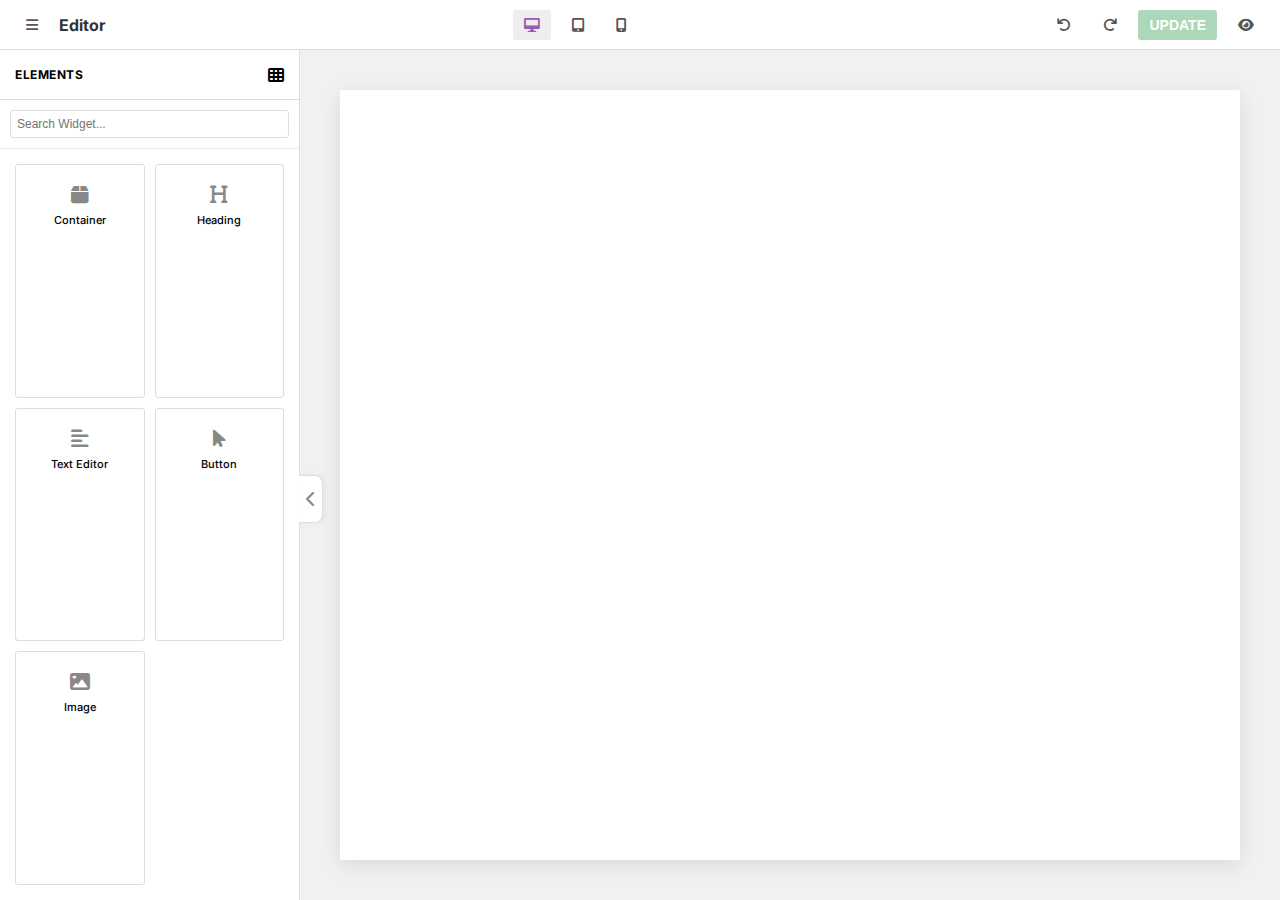
<file: builder.html>
<!DOCTYPE html>
<html lang="en">

<head>
    <meta charset="UTF-8">
    <meta name="viewport" content="width=device-width, initial-scale=1.0">
    <title>SiteBuilder - Editor</title>
    <link href="https://cdnjs.cloudflare.com/ajax/libs/font-awesome/6.0.0/css/all.min.css" rel="stylesheet">
    <link href="https://fonts.googleapis.com/css2?family=Inter:wght@300;400;500;600;700&display=swap" rel="stylesheet">

    <!-- 
      ========================================
      FILE: /scripts/pages.js (Storage System)
      ======================================== 
    -->
    <script>
        const DB_KEY = 'sitebuilder_pages'; const Pages = { getAll: () => { const e = localStorage.getItem("sitebuilder_pages"); return e ? JSON.parse(e) : [] }, getById: e => { const t = Pages.getAll(); return t.find((t => t.id === e)) || null }, update: (e, t) => { const a = Pages.getAll(), s = a.findIndex((t => t.id === e)); return -1 !== s && (a[s] = { ...a[s], ...t, lastModified: (new Date).toLocaleString() }, localStorage.setItem("sitebuilder_pages", JSON.stringify(a)), !0) } }; window.Pages = Pages;
    </script>

    <!-- 
      ========================================
      FILE: /styles/builder.css
      ======================================== 
    -->
    <style>
        :root {
            --sidebar-width: 300px;
            --topbar-height: 50px;
            --accent: #9b59b6;
            /* Elementor Pink/Purple */
            --accent-hover: #8e44ad;
            --bg-canvas: #f1f1f1;
            --bg-panel: #ffffff;
            --text-main: #333;
            --border-color: #ddd;
            --handle-color: #9b59b6;
        }

        * {
            margin: 0;
            padding: 0;
            box-sizing: border-box;
        }

        body {
            font-family: 'Inter', sans-serif;
            height: 100vh;
            display: flex;
            flex-direction: column;
            overflow: hidden;
            background: var(--bg-canvas);
        }

        /* --- UI: Top Bar --- */
        #top-bar {
            height: var(--topbar-height);
            background: #fff;
            border-bottom: 1px solid var(--border-color);
            display: flex;
            justify-content: space-between;
            align-items: center;
            padding: 0 15px;
            z-index: 100;
        }

        .bar-group {
            display: flex;
            gap: 10px;
            align-items: center;
        }

        .btn-tool {
            background: transparent;
            border: 1px solid transparent;
            padding: 6px 10px;
            cursor: pointer;
            color: #555;
            border-radius: 3px;
            font-size: 14px;
            transition: 0.2s;
        }

        .btn-tool:hover {
            background: #f5f5f5;
            color: #000;
        }

        .btn-tool.active {
            background: #eee;
            color: var(--accent);
        }

        .btn-save {
            background: #5db075;
            color: white;
            font-weight: 600;
            opacity: 0.5;
            pointer-events: none;
        }

        .btn-save.active {
            opacity: 1;
            pointer-events: auto;
        }

        /* --- UI: Layout --- */
        #editor-layout {
            display: flex;
            height: calc(100vh - var(--topbar-height));
        }

        /* --- UI: Sidebar (Left) --- */
        #sidebar {
            width: var(--sidebar-width);
            background: var(--bg-panel);
            border-right: 1px solid var(--border-color);
            display: flex;
            flex-direction: column;
            flex-shrink: 0;
            transition: margin-left 0.3s ease;
            position: relative;
            z-index: 90;
        }

        #sidebar.collapsed {
            margin-left: calc(var(--sidebar-width) * -1);
        }

        /* Sidebar Header */
        .sidebar-header {
            height: 50px;
            border-bottom: 1px solid var(--border-color);
            display: flex;
            justify-content: space-between;
            align-items: center;
            padding: 0 15px;
            background: #fff;
        }

        .header-title {
            font-weight: 700;
            text-transform: uppercase;
            font-size: 12px;
            letter-spacing: 0.5px;
        }

        /* Sidebar Toggle */
        .sidebar-toggle {
            position: absolute;
            top: 50%;
            right: -24px;
            width: 24px;
            height: 48px;
            background: #fff;
            border: 1px solid var(--border-color);
            border-left: none;
            border-radius: 0 8px 8px 0;
            cursor: pointer;
            display: flex;
            align-items: center;
            justify-content: center;
            color: #888;
            box-shadow: 2px 0 5px rgba(0, 0, 0, 0.05);
            z-index: 91;
        }

        /* Widget Grid (Library) */
        #widget-library {
            padding: 15px;
            display: grid;
            grid-template-columns: 1fr 1fr;
            gap: 10px;
            overflow-y: auto;
            flex: 1;
        }

        .widget-card {
            background: #fff;
            border: 1px solid var(--border-color);
            border-radius: 3px;
            padding: 20px 10px;
            text-align: center;
            cursor: grab;
            transition: all 0.2s;
            display: flex;
            flex-direction: column;
            align-items: center;
        }

        .widget-card:hover {
            border-color: var(--accent);
            box-shadow: 0 2px 8px rgba(0, 0, 0, 0.1);
            color: var(--accent);
            transform: translateY(-2px);
        }

        .widget-card i {
            font-size: 20px;
            margin-bottom: 8px;
            color: #888;
        }

        .widget-card:hover i {
            color: var(--accent);
        }

        .widget-card span {
            font-size: 11px;
            font-weight: 500;
        }

        /* Inspector (Settings) */
        #inspector {
            display: none;
            flex-direction: column;
            height: 100%;
            flex: 1;
        }

        #inspector.active {
            display: flex;
        }

        .inspector-tabs {
            display: flex;
            border-bottom: 1px solid var(--border-color);
            background: #fff;
        }

        .tab-btn {
            flex: 1;
            padding: 12px;
            cursor: pointer;
            text-align: center;
            font-size: 12px;
            font-weight: 600;
            color: #666;
            border-bottom: 2px solid transparent;
        }

        .tab-btn.active {
            color: var(--accent);
            border-bottom-color: var(--accent);
        }

        .inspector-content {
            flex: 1;
            overflow-y: auto;
            background: #fff;
        }

        /* Accordions & Controls */
        .control-section {
            border-bottom: 1px solid #f0f0f0;
        }

        .control-head {
            padding: 12px 15px;
            cursor: pointer;
            font-weight: 600;
            font-size: 12px;
            display: flex;
            justify-content: space-between;
            background: #fff;
        }

        .control-head:hover {
            background: #f9f9f9;
        }

        .control-body {
            padding: 15px;
            display: none;
        }

        .control-section.open .control-body {
            display: block;
        }

        .control-group {
            margin-bottom: 12px;
        }

        .control-label {
            display: block;
            font-size: 11px;
            color: #777;
            margin-bottom: 5px;
            font-weight: 600;
        }

        .control-input {
            width: 100%;
            padding: 6px;
            border: 1px solid #ddd;
            border-radius: 3px;
            font-size: 12px;
        }

        .control-input:focus {
            border-color: var(--accent);
            outline: none;
        }

        /* --- UI: Canvas --- */
        #canvas-wrapper {
            flex: 1;
            background: var(--bg-canvas);
            display: flex;
            justify-content: center;
            overflow-y: auto;
            padding: 40px;
        }

        #canvas {
            background: white;
            min-height: 85vh;
            width: 100%;
            max-width: 1140px;
            box-shadow: 0 5px 20px rgba(0, 0, 0, 0.1);
            position: relative;
            padding-bottom: 100px;
            transition: width 0.3s ease;
        }

        #canvas.tablet {
            width: 768px;
        }

        #canvas.mobile {
            width: 360px;
        }

        /* --- Drag & Drop Visuals --- */
        .drop-target {
            outline: 2px dashed var(--accent);
            outline-offset: -2px;
            background: rgba(155, 89, 182, 0.05);
        }

        .drop-placeholder {
            height: 4px;
            background: var(--accent);
            margin: 5px 0;
            border-radius: 2px;
            pointer-events: none;
        }

        /* --- Widgets on Canvas --- */
        .ce-widget {
            position: relative;
            border: 1px solid transparent;
            min-height: 20px;
            transition: all 0.2s;
        }

        .ce-widget:hover {
            border: 1px dashed var(--accent);
        }

        .ce-widget.selected {
            border: 1px solid var(--accent);
            z-index: 10;
        }

        /* Container specific */
        .ce-container {
            min-height: 50px;
            padding: 10px;
            display: flex;
            flex-direction: column;
        }

        .ce-container.empty::after {
            content: 'Drop widgets here';
            display: block;
            text-align: center;
            padding: 20px;
            color: #ccc;
            border: 1px dashed #ddd;
            border-radius: 4px;
            font-size: 12px;
        }

        /* Widget Handles */
        .widget-handle {
            position: absolute;
            top: -22px;
            left: -1px;
            background: var(--accent);
            color: white;
            height: 22px;
            padding: 0 8px;
            font-size: 11px;
            display: none;
            align-items: center;
            border-radius: 3px 3px 0 0;
            cursor: grab;
            z-index: 20;
        }

        .ce-widget:hover .widget-handle,
        .ce-widget.selected .widget-handle {
            display: flex;
        }

        .widget-tools {
            position: absolute;
            top: -22px;
            right: -1px;
            background: var(--accent);
            color: white;
            height: 22px;
            display: none;
            align-items: center;
            border-radius: 3px 3px 0 0;
            z-index: 20;
        }

        .ce-widget:hover .widget-tools,
        .ce-widget.selected .widget-tools {
            display: flex;
        }

        .tool-btn {
            width: 24px;
            height: 100%;
            display: flex;
            align-items: center;
            justify-content: center;
            cursor: pointer;
            border-left: 1px solid rgba(255, 255, 255, 0.2);
        }

        .tool-btn:hover {
            background: rgba(0, 0, 0, 0.1);
        }

        .tool-btn.delete:hover {
            background: #e74c3c;
        }

        /* Inline Editing */
        [contenteditable]:focus {
            outline: 2px solid var(--accent);
        }

        [contenteditable]:empty:before {
            content: 'Type here...';
            color: #ccc;
        }
    </style>
</head>

<body>

    <!-- Top Toolbar -->
    <header id="top-bar">
        <div class="bar-group">
            <button class="btn-tool" onclick="window.location.href='dashboard.html'"><i
                    class="fas fa-bars"></i></button>
            <div style="font-weight:700; color:#333;">Editor</div>
        </div>
        <div class="bar-group">
            <button class="btn-tool active" onclick="setDevice('desktop')"><i class="fas fa-desktop"></i></button>
            <button class="btn-tool" onclick="setDevice('tablet')"><i class="fas fa-tablet-alt"></i></button>
            <button class="btn-tool" onclick="setDevice('mobile')"><i class="fas fa-mobile-alt"></i></button>
        </div>
        <div class="bar-group">
            <button class="btn-tool" onclick="undo()"><i class="fas fa-undo"></i></button>
            <button class="btn-tool" onclick="redo()"><i class="fas fa-redo"></i></button>
            <button class="btn-tool btn-save" id="btn-save" onclick="savePage()">UPDATE</button>
            <button class="btn-tool" onclick="previewPage()"><i class="fas fa-eye"></i></button>
        </div>
    </header>

    <!-- Main Layout -->
    <div id="editor-layout">

        <!-- Sidebar -->
        <aside id="sidebar">
            <div class="sidebar-toggle" onclick="toggleSidebar()"><i class="fas fa-chevron-left"></i></div>

            <!-- Library View -->
            <div id="sidebar-library" style="display:flex; flex-direction:column; height:100%;">
                <div class="sidebar-header">
                    <span class="header-title">Elements</span>
                    <i class="fas fa-th"></i>
                </div>
                <div style="padding:10px; border-bottom:1px solid #eee;">
                    <input type="text" placeholder="Search Widget..." class="control-input"
                        onkeyup="filterWidgets(this.value)">
                </div>
                <div id="widget-library"></div>
            </div>

            <!-- Inspector View -->
            <div id="inspector">
                <div class="sidebar-header" style="background:#f9f9f9;">
                    <span class="header-title" id="inspector-title">Edit Heading</span>
                    <button class="btn-tool" onclick="showLibrary()"><i class="fas fa-th"></i></button>
                </div>
                <div class="inspector-tabs">
                    <div class="tab-btn active" onclick="switchTab('content')">Content</div>
                    <div class="tab-btn" onclick="switchTab('style')">Style</div>
                    <div class="tab-btn" onclick="switchTab('advanced')">Advanced</div>
                </div>
                <div id="inspector-content" class="inspector-content"></div>
            </div>
        </aside>

        <!-- Canvas Area -->
        <main id="canvas-wrapper" onclick="deselectAll(event)">
            <div id="canvas"></div>
        </main>

    </div>

    <!-- 
      ========================================
      FILE: /scripts/builder.js
      ======================================== 
    -->
    <script>
        /**
         * CORE BUILDER ENGINE
         * Handles Page Data, Widget Registry, Rendering, and Events
         */

        const AppState = {
            pageId: null,
            pageData: { widgets: [], settings: {} }, // Root data structure
            selectedWidgetId: null,
            draggedWidgetType: null,
            draggedWidgetId: null,
            history: [],
            historyIndex: -1,
            hasChanges: false
        };

        // --- 1. PLUGIN SYSTEM & REGISTRY ---
        const SiteBuilder = {
            widgets: {},
            controls: {},
            hooks: {},

            registerWidget: (type, def) => {
                SiteBuilder.widgets[type] = def;
                renderLibrary(); // Refresh UI
            },

            registerControl: (type, renderer) => {
                SiteBuilder.controls[type] = renderer;
            },

            // Create a fresh widget instance
            createWidgetData: (type) => {
                const def = SiteBuilder.widgets[type];
                return {
                    id: 'w_' + Date.now() + Math.random().toString(36).substr(2, 5),
                    type: type,
                    content: JSON.parse(JSON.stringify(def.defaultContent || {})),
                    settings: {
                        style: JSON.parse(JSON.stringify(def.defaultStyle || {})),
                        advanced: { margin: '0px', padding: '0px', classes: '' }
                    },
                    children: [] // For containers
                };
            }
        };

        // --- 2. DEFAULT WIDGET DEFINITIONS ---

        // Container
        SiteBuilder.registerWidget('container', {
            label: 'Container', icon: 'fa-box',
            defaultContent: {},
            defaultStyle: {
                display: 'flex', flexDirection: 'column', gap: '10px',
                backgroundColor: 'transparent', minHeight: '100px', padding: '20px'
            },
            render: (w) => `<div class="ce-container ${w.children.length === 0 ? 'empty' : ''}" style="${generateStyleString(w)}"></div>`,
            inspector: {
                content: [], // Containers usually structure only
                style: [
                    { label: 'Direction', key: 'flexDirection', type: 'select', options: ['column', 'row'] },
                    { label: 'Gap', key: 'gap', type: 'text' },
                    { label: 'Background', key: 'backgroundColor', type: 'color' },
                    { label: 'Min Height', key: 'minHeight', type: 'text' }
                ]
            }
        });

        // Heading
        SiteBuilder.registerWidget('heading', {
            label: 'Heading', icon: 'fa-heading',
            defaultContent: { text: 'Add Your Heading Here', tag: 'h2' },
            defaultStyle: { color: '#333', textAlign: 'left', fontSize: '32px' },
            render: (w) => `<${w.content.tag} style="${generateStyleString(w)}">${w.content.text}</${w.content.tag}>`,
            editable: true, // Contenteditable enabled
            inspector: {
                content: [
                    { label: 'Title', key: 'text', type: 'textarea' },
                    { label: 'HTML Tag', key: 'tag', type: 'select', options: ['h1', 'h2', 'h3', 'h4', 'div'] }
                ],
                style: [
                    { label: 'Text Color', key: 'color', type: 'color' },
                    { label: 'Alignment', key: 'textAlign', type: 'select', options: ['left', 'center', 'right'] },
                    { label: 'Typography Size', key: 'fontSize', type: 'text' }
                ]
            }
        });

        // Text Editor
        SiteBuilder.registerWidget('text', {
            label: 'Text Editor', icon: 'fa-align-left',
            defaultContent: { text: 'Lorem ipsum dolor sit amet, consectetur adipiscing elit. Ut elit tellus, luctus nec ullamcorper mattis, pulvinar dapibus leo.' },
            defaultStyle: { color: '#666', textAlign: 'left', fontSize: '16px', lineHeight: '1.6' },
            render: (w) => `<div style="${generateStyleString(w)}">${w.content.text}</div>`,
            editable: true,
            inspector: {
                content: [{ label: 'Content', key: 'text', type: 'textarea' }],
                style: [
                    { label: 'Color', key: 'color', type: 'color' },
                    { label: 'Font Size', key: 'fontSize', type: 'text' }
                ]
            }
        });

        // Button
        SiteBuilder.registerWidget('button', {
            label: 'Button', icon: 'fa-mouse-pointer',
            defaultContent: { text: 'Click Here', link: '#' },
            defaultStyle: { backgroundColor: '#61ce70', color: '#fff', borderRadius: '4px', padding: '12px 24px', display: 'inline-block' },
            render: (w) => `<div style="text-align:${w.settings.style.textAlign || 'left'}"><a href="${w.content.link}" style="${generateStyleString(w)} text-decoration:none;">${w.content.text}</a></div>`,
            inspector: {
                content: [
                    { label: 'Text', key: 'text', type: 'text' },
                    { label: 'Link', key: 'link', type: 'text' }
                ],
                style: [
                    { label: 'Alignment', key: 'textAlign', type: 'select', options: ['left', 'center', 'right'] },
                    { label: 'Background', key: 'backgroundColor', type: 'color' },
                    { label: 'Text Color', key: 'color', type: 'color' },
                    { label: 'Border Radius', key: 'borderRadius', type: 'text' }
                ]
            }
        });

        // Image
        SiteBuilder.registerWidget('image', {
            label: 'Image', icon: 'fa-image',
            defaultContent: { src: 'https://via.placeholder.com/800x400' },
            defaultStyle: { width: '100%', borderRadius: '0px' },
            render: (w) => `<img src="${w.content.src}" style="${generateStyleString(w)} display:block; height:auto;">`,
            inspector: {
                content: [{ label: 'Image URL', key: 'src', type: 'text' }],
                style: [
                    { label: 'Width', key: 'width', type: 'text' },
                    { label: 'Border Radius', key: 'borderRadius', type: 'text' }
                ]
            }
        });

        // --- 3. HELPER FUNCTIONS ---
        function generateStyleString(widget) {
            const s = widget.settings.style;
            const a = widget.settings.advanced;
            let str = '';
            for (const [k, v] of Object.entries(s)) {
                // Convert camelCase to kebab-case
                const cssKey = k.replace(/([a-z0-9])([A-Z])/g, '$1-$2').toLowerCase();
                str += `${cssKey}:${v}; `;
            }
            // Add Advanced styles
            if (a.margin) str += `margin:${a.margin}; `;
            if (a.padding) str += `padding:${a.padding}; `;
            return str;
        }

        // --- 4. INITIALIZATION ---
        document.addEventListener('DOMContentLoaded', () => {
            const params = new URLSearchParams(window.location.search);
            AppState.pageId = params.get('page');

            initSidebar();

            if (AppState.pageId) {
                const dbData = Pages.getById(AppState.pageId);
                if (dbData) {
                    // Merge saved widgets or default to empty
                    AppState.pageData.widgets = dbData.widgets || [];
                    renderPage();
                    saveHistoryState(); // Initial state
                }
            }
        });

        function initSidebar() {
            renderLibrary();
        }

        function renderLibrary() {
            const grid = document.getElementById('widget-library');
            grid.innerHTML = '';

            Object.keys(SiteBuilder.widgets).forEach(type => {
                const def = SiteBuilder.widgets[type];
                const card = document.createElement('div');
                card.className = 'widget-card';
                card.draggable = true;
                card.innerHTML = `<i class="fas ${def.icon}"></i><span>${def.label}</span>`;

                card.ondragstart = (e) => {
                    AppState.draggedWidgetType = type;
                    AppState.draggedWidgetId = null; // New widget
                    e.dataTransfer.effectAllowed = 'copy';
                };

                // Click to add to bottom
                card.onclick = () => {
                    const newW = SiteBuilder.createWidgetData(type);
                    AppState.pageData.widgets.push(newW);
                    updateCanvas();
                };

                grid.appendChild(card);
            });
        }

        // --- 5. RENDER ENGINE (RECURSIVE) ---
        function renderPage() {
            const canvas = document.getElementById('canvas');
            canvas.innerHTML = ''; // Clear

            // Render Root Widgets
            AppState.pageData.widgets.forEach((widget, index) => {
                const node = createWidgetNode(widget, AppState.pageData.widgets, index);
                canvas.appendChild(node);
            });
        }

        function createWidgetNode(widget, parentArray, index) {
            const def = SiteBuilder.widgets[widget.type];
            if (!def) return document.createElement('div');

            // 1. Create Wrapper
            const wrapper = document.createElement('div');
            wrapper.className = `ce-widget ${AppState.selectedWidgetId === widget.id ? 'selected' : ''}`;
            wrapper.id = widget.id;
            wrapper.draggable = true;
            if (widget.settings.advanced.classes) wrapper.className += ' ' + widget.settings.advanced.classes;

            // 2. Render HTML Content
            const innerHTML = def.render(widget);
            wrapper.innerHTML = innerHTML;

            // 3. Recursive Children (For Containers)
            if (widget.children) {
                // Find the container element inside the rendered HTML (usually it IS the rendered HTML, but safer to query)
                // If the render function returns a single div, we append children to it.
                const containerNode = wrapper.firstElementChild;
                if (containerNode) {
                    widget.children.forEach((child, childIndex) => {
                        const childNode = createWidgetNode(child, widget.children, childIndex);
                        containerNode.appendChild(childNode);
                    });
                }
            }

            // 4. Attach Handles/Tools
            const handle = document.createElement('div');
            handle.className = 'widget-handle';
            handle.innerHTML = `<i class="fas ${def.icon}" style="margin-right:5px;"></i> ${def.label}`;
            wrapper.appendChild(handle);

            const tools = document.createElement('div');
            tools.className = 'widget-tools';
            tools.innerHTML = `
                <div class="tool-btn" title="Duplicate" onclick="duplicateWidget('${widget.id}')"><i class="fas fa-copy"></i></div>
                <div class="tool-btn delete" title="Delete" onclick="deleteWidget('${widget.id}')"><i class="fas fa-times"></i></div>
            `;
            wrapper.appendChild(tools);

            // 5. Events
            wrapper.onclick = (e) => {
                e.stopPropagation();
                selectWidget(widget.id);
            };

            // Inline Editing
            if (def.editable) {
                // Find the actual text element (h2, p, div)
                const contentEl = wrapper.querySelector('[contenteditable]') || wrapper.firstElementChild;
                if (contentEl) {
                    contentEl.contentEditable = "true";
                    contentEl.addEventListener('input', (e) => {
                        widget.content.text = contentEl.innerText; // Sync model
                        markChange();
                    });
                    // Prevent drag start on text edit
                    contentEl.onclick = (e) => e.stopPropagation();
                }
            }

            // Drag Events (Wrapper)
            wrapper.ondragstart = (e) => {
                e.stopPropagation();
                AppState.draggedWidgetId = widget.id;
                AppState.draggedWidgetType = null;
                e.dataTransfer.effectAllowed = 'move';
                wrapper.classList.add('dragging');
            };
            wrapper.ondragend = (e) => {
                wrapper.classList.remove('dragging');
                document.querySelectorAll('.drop-placeholder').forEach(el => el.remove());
            };

            // Drop Target Logic
            wrapper.ondragover = handleDragOver;
            wrapper.ondrop = (e) => handleDrop(e, widget); // Pass target widget (container)

            return wrapper;
        }

        // --- 6. DRAG AND DROP LOGIC ---
        function handleDragOver(e) {
            e.preventDefault();
            e.stopPropagation();
            // Show indicator logic could go here (complex for single file, skipping visual line for now)
        }

        function handleDrop(e, targetParentWidget) {
            e.preventDefault();
            e.stopPropagation();

            const type = AppState.draggedWidgetType;
            const moveId = AppState.draggedWidgetId;

            // 1. Determine Target Array
            // If dropped on a container, push to its children. 
            // If dropped on Canvas (handled by main drop), push to pageData.widgets
            // This handler is for WIDGETS acting as drop targets (Nested)

            // Only Containers accept drop inside
            if (targetParentWidget && SiteBuilder.widgets[targetParentWidget.type].label !== 'Container') {
                // If dropping on a non-container, usually we want to drop AFTER it in the parent
                // For simplicity in this version: Only drop INSIDE containers allowed via UI
                return;
            }

            const targetArray = targetParentWidget ? targetParentWidget.children : AppState.pageData.widgets;

            if (type) {
                // ADD NEW
                const newW = SiteBuilder.createWidgetData(type);
                targetArray.push(newW);
            } else if (moveId) {
                // MOVE EXISTING
                // 1. Find and remove from old location
                const { widget, parentArr } = findWidgetById(moveId, AppState.pageData.widgets);
                if (!widget) return;

                // Prevent dropping into self
                if (widget.id === targetParentWidget?.id) return;

                const idx = parentArr.indexOf(widget);
                parentArr.splice(idx, 1);

                // 2. Add to new location
                targetArray.push(widget);
            }

            updateCanvas();
        }

        // Canvas Background Drop (Root Level)
        document.getElementById('canvas').ondragover = (e) => e.preventDefault();
        document.getElementById('canvas').ondrop = (e) => {
            e.preventDefault();
            // Only handle if not stopped by inner elements
            if (e.target.id !== 'canvas') return;
            handleDrop(e, null); // Null means root
        };

        // --- 7. STATE MANAGEMENT HELPERS ---
        function findWidgetById(id, list) {
            for (let i = 0; i < list.length; i++) {
                if (list[i].id === id) return { widget: list[i], parentArr: list };
                if (list[i].children && list[i].children.length > 0) {
                    const found = findWidgetById(id, list[i].children);
                    if (found) return found;
                }
            }
            return null;
        }

        function updateCanvas() {
            renderPage();
            markChange();
        }

        function markChange() {
            AppState.hasChanges = true;
            document.getElementById('btn-save').classList.add('active');
            // Debounce history push?
        }

        // --- 8. INSPECTOR PANEL ---
        function selectWidget(id) {
            AppState.selectedWidgetId = id;
            renderPage(); // Refresh selection borders

            const { widget } = findWidgetById(id, AppState.pageData.widgets);
            if (!widget) return;

            // Switch to Inspector View
            document.getElementById('sidebar-library').style.display = 'none';
            document.getElementById('inspector').classList.add('active');
            document.getElementById('inspector-title').textContent = 'Edit ' + SiteBuilder.widgets[widget.type].label;

            // Render Controls
            window.activeWidget = widget; // Global ref for controls
            switchTab('content');
        }

        function showLibrary() {
            AppState.selectedWidgetId = null;
            renderPage();
            document.getElementById('inspector').classList.remove('active');
            document.getElementById('sidebar-library').style.display = 'flex';
        }

        function switchTab(tab) {
            // UI
            document.querySelectorAll('.tab-btn').forEach(b => b.classList.remove('active'));
            event.target.classList.add('active');

            const container = document.getElementById('inspector-content');
            container.innerHTML = '';

            const def = SiteBuilder.widgets[window.activeWidget.type];
            let controls = [];

            if (tab === 'advanced') {
                // Global Advanced Controls
                controls = [
                    { label: 'Margin (e.g. 10px 20px)', key: 'margin', type: 'text', section: 'advanced' },
                    { label: 'Padding', key: 'padding', type: 'text', section: 'advanced' },
                    { label: 'CSS Classes', key: 'classes', type: 'text', section: 'advanced' }
                ];
            } else {
                controls = def.inspector[tab] || [];
            }

            if (controls.length === 0) {
                container.innerHTML = '<div style="padding:20px;text-align:center;color:#999;">No options available</div>';
                return;
            }

            // Grouping? For now just flat list
            const section = document.createElement('div');
            section.className = 'control-section open';
            section.innerHTML = `<div class="control-head">Settings</div><div class="control-body"></div>`;
            const body = section.querySelector('.control-body');

            controls.forEach(ctrl => {
                const wrapper = document.createElement('div');
                wrapper.className = 'control-group';
                wrapper.innerHTML = `<label class="control-label">${ctrl.label}</label>`;

                // Determine Value path
                // settings.style[key] OR content[key] OR settings.advanced[key]
                let val = '';
                if (tab === 'content') val = window.activeWidget.content[ctrl.key];
                else if (tab === 'advanced') val = window.activeWidget.settings.advanced[ctrl.key];
                else val = window.activeWidget.settings.style[ctrl.key];

                // Input Renderer
                const input = createInput(ctrl, val);
                input.addEventListener('input', (e) => {
                    const newVal = e.target.value;
                    if (tab === 'content') window.activeWidget.content[ctrl.key] = newVal;
                    else if (tab === 'advanced') window.activeWidget.settings.advanced[ctrl.key] = newVal;
                    else window.activeWidget.settings.style[ctrl.key] = newVal;

                    renderPage(); // Live Preview
                    markChange();
                });

                wrapper.appendChild(input);
                body.appendChild(wrapper);
            });

            container.appendChild(section);
        }

        function createInput(ctrl, value) {
            let input;
            if (ctrl.type === 'textarea') {
                input = document.createElement('textarea');
                input.rows = 4;
            } else if (ctrl.type === 'select') {
                input = document.createElement('select');
                ctrl.options.forEach(opt => {
                    const o = document.createElement('option');
                    o.value = opt; o.innerText = opt;
                    if (value === opt) o.selected = true;
                    input.appendChild(o);
                });
                return input; // Return early
            } else if (ctrl.type === 'color') {
                input = document.createElement('input');
                input.type = 'color';
                input.style.height = '35px';
            } else {
                input = document.createElement('input');
                input.type = 'text';
            }
            input.className = 'control-input';
            input.value = value || '';
            return input;
        }

        // --- 9. ACTIONS ---
        function deleteWidget(id) {
            const res = findWidgetById(id, AppState.pageData.widgets);
            if (res) {
                const idx = res.parentArr.indexOf(res.widget);
                res.parentArr.splice(idx, 1);
                showLibrary(); // Deselect
                updateCanvas();
            }
        }

        function duplicateWidget(id) {
            const res = findWidgetById(id, AppState.pageData.widgets);
            if (res) {
                // Deep clone with new IDs
                const clone = JSON.parse(JSON.stringify(res.widget));
                regenerateIds(clone);
                const idx = res.parentArr.indexOf(res.widget);
                res.parentArr.splice(idx + 1, 0, clone);
                updateCanvas();
            }
        }

        function regenerateIds(w) {
            w.id = 'w_' + Date.now() + Math.random().toString(36).substr(2, 3);
            if (w.children) w.children.forEach(c => regenerateIds(c));
        }

        function savePage() {
            const btn = document.getElementById('btn-save');
            btn.innerText = 'SAVING...';
            Pages.update(AppState.pageId, { widgets: AppState.pageData.widgets });
            AppState.hasChanges = false;
            setTimeout(() => {
                btn.innerText = 'UPDATE';
                btn.classList.remove('active');
            }, 800);
        }

        // --- 10. UTILS ---
        function setDevice(mode) {
            document.getElementById('canvas').className = mode === 'desktop' ? '' : mode;
            document.querySelectorAll('.bar-group .btn-tool').forEach(b => b.classList.remove('active'));
            event.currentTarget.classList.add('active');
        }

        function toggleSidebar() {
            document.getElementById('sidebar').classList.toggle('collapsed');
        }

        function deselectAll(e) {
            if (e.target.id === 'canvas-wrapper' || e.target.id === 'canvas') {
                showLibrary();
            }
        }

        function undo() { console.log('Undo not implemented in this demo'); }
        function redo() { console.log('Redo not implemented in this demo'); }
        function saveHistoryState() { /* Placeholder */ }
        function filterWidgets(q) {
            // Simple filter logic could toggle display of .widget-card based on text
            const cards = document.querySelectorAll('.widget-card');
            cards.forEach(c => {
                const txt = c.innerText.toLowerCase();
                c.style.display = txt.includes(q.toLowerCase()) ? 'flex' : 'none';
            });
        }
        function previewPage() { alert('Preview mode (UI hidden)'); }

    </script>
</body>

</html>
</file>
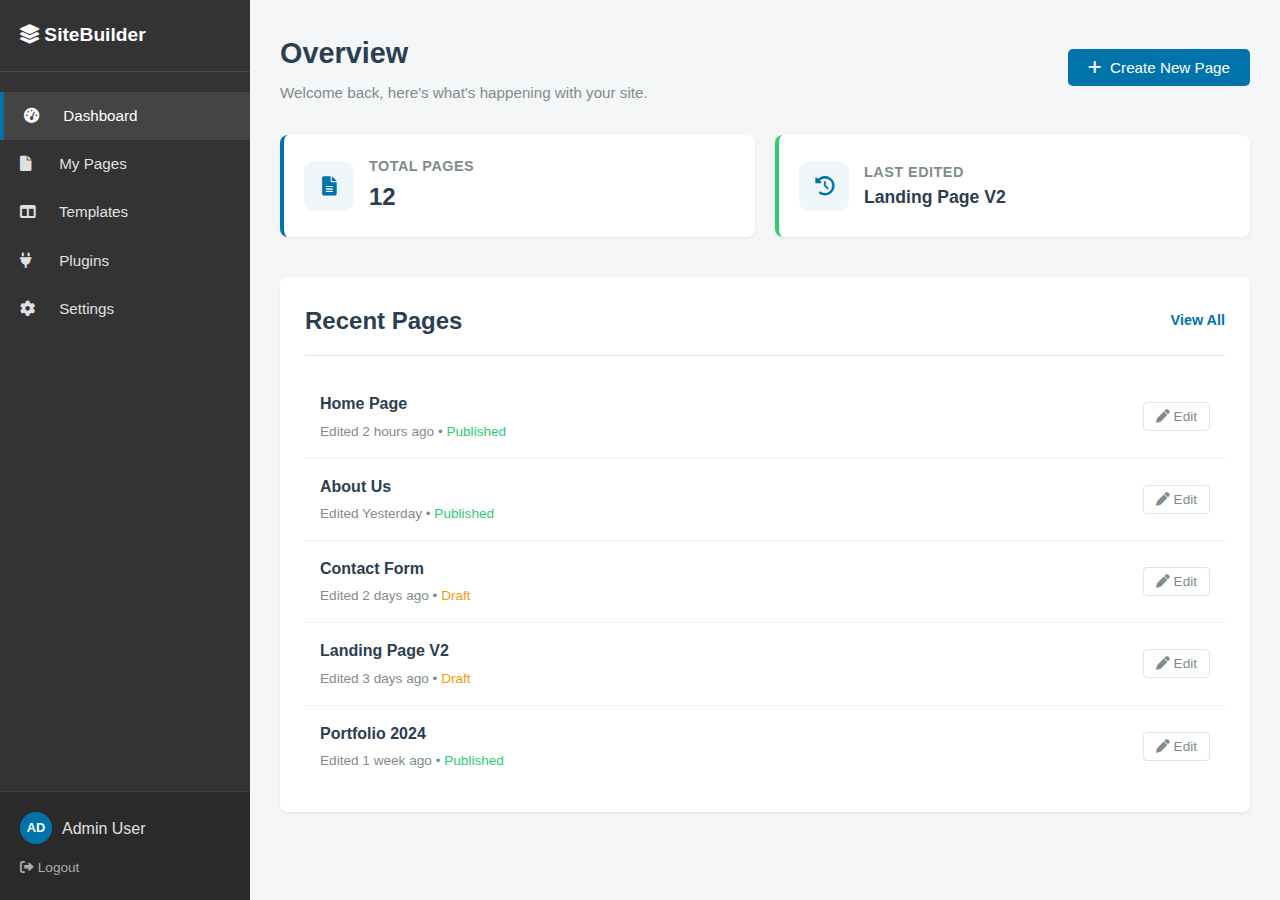
<file: dashboard.html>
<!DOCTYPE html>
<html lang="en">
<head>
    <meta charset="UTF-8">
    <meta name="viewport" content="width=device-width, initial-scale=1.0">
    <title>Builder Dashboard</title>
    <!-- Link to the separate CSS file -->
    <link rel="stylesheet" href="dashboard.css">
    <!-- Font Awesome for Icons (Optional, strictly for UI icons) -->
    <link rel="stylesheet" href="https://cdnjs.cloudflare.com/ajax/libs/font-awesome/6.0.0/css/all.min.css">
</head>
<body>

    <div class="dashboard-container">
        <!-- LEFT SIDEBAR -->
        <aside class="sidebar">
            <div class="logo-area">
                <h2><i class="fa-solid fa-layer-group"></i> SiteBuilder</h2>
            </div>
            
            <nav class="sidebar-nav">
                <ul>
                    <li><a href="#" class="active"><i class="fa-solid fa-gauge-high"></i> Dashboard</a></li>
                    <li><a href="#"><i class="fa-solid fa-file"></i> My Pages</a></li>
                    <li><a href="#"><i class="fa-solid fa-table-columns"></i> Templates</a></li>
                    <li><a href="#"><i class="fa-solid fa-plug"></i> Plugins</a></li>
                    <li><a href="#"><i class="fa-solid fa-gear"></i> Settings</a></li>
                </ul>
            </nav>

            <div class="account-section">
                <div class="user-info">
                    <div class="avatar">AD</div>
                    <span class="username">Admin User</span>
                </div>
                <a href="#" class="logout-btn"><i class="fa-solid fa-right-from-bracket"></i> Logout</a>
            </div>
        </aside>

        <!-- MAIN CONTENT -->
        <main class="main-content">
            <!-- Mobile Header (Visible only on small screens) -->
            <div class="mobile-header">
                <button id="sidebar-toggle"><i class="fa-solid fa-bars"></i></button>
                <h3>Dashboard</h3>
            </div>

            <!-- Dashboard Header -->
            <header class="content-header">
                <div class="header-title">
                    <h1>Overview</h1>
                    <p>Welcome back, here's what's happening with your site.</p>
                </div>
                <div class="header-actions">
                    <button id="create-new-btn" class="btn-primary">
                        <i class="fa-solid fa-plus"></i> Create New Page
                    </button>
                </div>
            </header>

            <!-- Quick Stats Section -->
            <section class="stats-grid" id="stats-container">
                <!-- Stats will be injected here by JS -->
            </section>

            <!-- Recent Pages Section -->
            <section class="recent-pages-section">
                <div class="section-header">
                    <h2>Recent Pages</h2>
                    <a href="#" class="view-all">View All</a>
                </div>
                
                <div class="pages-list" id="pages-container">
                    <!-- Page items will be injected here by JS -->
                    <div class="loading-state">Loading pages...</div>
                </div>
            </section>
        </main>
    </div>

    <!-- Link to the separate JS file -->
    <script src="dashboard.js"></script>
</body>
</html>
</file>
<file: dashboard.css>
/* --- RESET & VARIABLES --- */
:root {
    --sidebar-bg: #333333;
    --sidebar-text: #e0e0e0;
    --sidebar-hover: #444444;
    --main-bg: #f4f6f8;
    --card-bg: #ffffff;
    --accent-color: #0073aa;
    --accent-hover: #005d8a;
    --text-primary: #2c3e50;
    --text-secondary: #7f8c8d;
    --border-color: #e1e4e8;
    --shadow-sm: 0 2px 4px rgba(0,0,0,0.05);
    --shadow-md: 0 4px 6px rgba(0,0,0,0.08);
}

* {
    box-sizing: border-box;
    margin: 0;
    padding: 0;
}

body {
    font-family: -apple-system, BlinkMacSystemFont, "Segoe UI", Roboto, Helvetica, Arial, sans-serif;
    background-color: var(--main-bg);
    color: var(--text-primary);
    line-height: 1.6;
}

a {
    text-decoration: none;
    color: inherit;
}

ul {
    list-style: none;
}

/* --- LAYOUT --- */
.dashboard-container {
    display: flex;
    min-height: 100vh;
}

/* --- SIDEBAR --- */
.sidebar {
    width: 250px;
    background-color: var(--sidebar-bg);
    color: var(--sidebar-text);
    display: flex;
    flex-direction: column;
    position: fixed;
    height: 100vh;
    left: 0;
    top: 0;
    transition: transform 0.3s ease;
    z-index: 1000;
}

.logo-area {
    padding: 20px;
    border-bottom: 1px solid rgba(255,255,255,0.1);
}

.logo-area h2 {
    font-size: 1.2rem;
    color: #fff;
    font-weight: 600;
}

.sidebar-nav {
    flex: 1;
    padding: 20px 0;
}

.sidebar-nav li a {
    display: block;
    padding: 12px 20px;
    color: var(--sidebar-text);
    transition: background-color 0.2s, color 0.2s;
    font-size: 0.95rem;
}

.sidebar-nav li a:hover, .sidebar-nav li a.active {
    background-color: var(--sidebar-hover);
    color: #fff;
    border-left: 4px solid var(--accent-color);
}

.sidebar-nav li a i {
    width: 25px;
    margin-right: 10px;
}

.account-section {
    padding: 20px;
    border-top: 1px solid rgba(255,255,255,0.1);
    background-color: #2a2a2a;
}

.user-info {
    display: flex;
    align-items: center;
    margin-bottom: 10px;
}

.avatar {
    width: 32px;
    height: 32px;
    background-color: var(--accent-color);
    border-radius: 50%;
    display: flex;
    align-items: center;
    justify-content: center;
    color: #fff;
    font-size: 0.8rem;
    margin-right: 10px;
    font-weight: bold;
}

.logout-btn {
    font-size: 0.85rem;
    color: #aaa;
    transition: color 0.2s;
}

.logout-btn:hover {
    color: #fff;
}

/* --- MAIN CONTENT --- */
.main-content {
    flex: 1;
    margin-left: 250px; /* Width of sidebar */
    padding: 30px;
    transition: margin-left 0.3s ease;
}

/* Header */
.content-header {
    display: flex;
    justify-content: space-between;
    align-items: center;
    margin-bottom: 30px;
}

.header-title h1 {
    font-size: 1.8rem;
    color: var(--text-primary);
    margin-bottom: 5px;
}

.header-title p {
    color: var(--text-secondary);
    font-size: 0.95rem;
}

.btn-primary {
    background-color: var(--accent-color);
    color: #fff;
    border: none;
    padding: 10px 20px;
    border-radius: 5px;
    font-size: 0.95rem;
    cursor: pointer;
    transition: background-color 0.2s, transform 0.1s;
    display: flex;
    align-items: center;
    gap: 8px;
}

.btn-primary:hover {
    background-color: var(--accent-hover);
}

.btn-primary:active {
    transform: translateY(1px);
}

/* Stats Grid */
.stats-grid {
    display: grid;
    grid-template-columns: repeat(auto-fit, minmax(240px, 1fr));
    gap: 20px;
    margin-bottom: 40px;
}

.stat-card {
    background: var(--card-bg);
    padding: 20px;
    border-radius: 8px;
    box-shadow: var(--shadow-sm);
    display: flex;
    align-items: center;
    border-left: 4px solid transparent;
}

.stat-card.blue { border-left-color: var(--accent-color); }
.stat-card.green { border-left-color: #2ecc71; }

.stat-icon {
    width: 50px;
    height: 50px;
    background-color: #f0f7fb;
    color: var(--accent-color);
    border-radius: 10px;
    display: flex;
    align-items: center;
    justify-content: center;
    font-size: 1.2rem;
    margin-right: 15px;
}

.stat-info h3 {
    font-size: 0.9rem;
    color: var(--text-secondary);
    text-transform: uppercase;
    letter-spacing: 0.5px;
}

.stat-info p {
    font-size: 1.5rem;
    font-weight: 700;
    color: var(--text-primary);
}

/* Recent Pages List */
.recent-pages-section {
    background: var(--card-bg);
    border-radius: 8px;
    box-shadow: var(--shadow-sm);
    padding: 25px;
}

.section-header {
    display: flex;
    justify-content: space-between;
    align-items: center;
    margin-bottom: 20px;
    padding-bottom: 15px;
    border-bottom: 1px solid var(--border-color);
}

.view-all {
    font-size: 0.9rem;
    color: var(--accent-color);
    font-weight: 600;
}

.page-item {
    display: flex;
    justify-content: space-between;
    align-items: center;
    padding: 15px;
    border-bottom: 1px solid #f0f0f0;
    transition: background-color 0.2s;
}

.page-item:last-child {
    border-bottom: none;
}

.page-item:hover {
    background-color: #fafafa;
}

.page-info {
    display: flex;
    flex-direction: column;
}

.page-title {
    font-weight: 600;
    color: var(--text-primary);
    margin-bottom: 4px;
}

.page-meta {
    font-size: 0.85rem;
    color: var(--text-secondary);
}

.btn-secondary {
    background-color: transparent;
    border: 1px solid var(--border-color);
    color: var(--text-secondary);
    padding: 6px 12px;
    border-radius: 4px;
    cursor: pointer;
    font-size: 0.85rem;
    transition: all 0.2s;
}

.btn-secondary:hover {
    border-color: var(--accent-color);
    color: var(--accent-color);
}

/* --- MOBILE RESPONSIVE --- */
.mobile-header {
    display: none;
    align-items: center;
    gap: 15px;
    margin-bottom: 20px;
}

#sidebar-toggle {
    background: none;
    border: none;
    font-size: 1.5rem;
    color: var(--text-primary);
    cursor: pointer;
}

@media (max-width: 768px) {
    .sidebar {
        transform: translateX(-100%);
    }

    .sidebar.active {
        transform: translateX(0);
    }

    .main-content {
        margin-left: 0;
        padding: 20px;
    }

    .mobile-header {
        display: flex;
    }

    .content-header {
        flex-direction: column;
        align-items: flex-start;
        gap: 15px;
    }
    
    .btn-primary {
        width: 100%;
        justify-content: center;
    }
}
</file>
